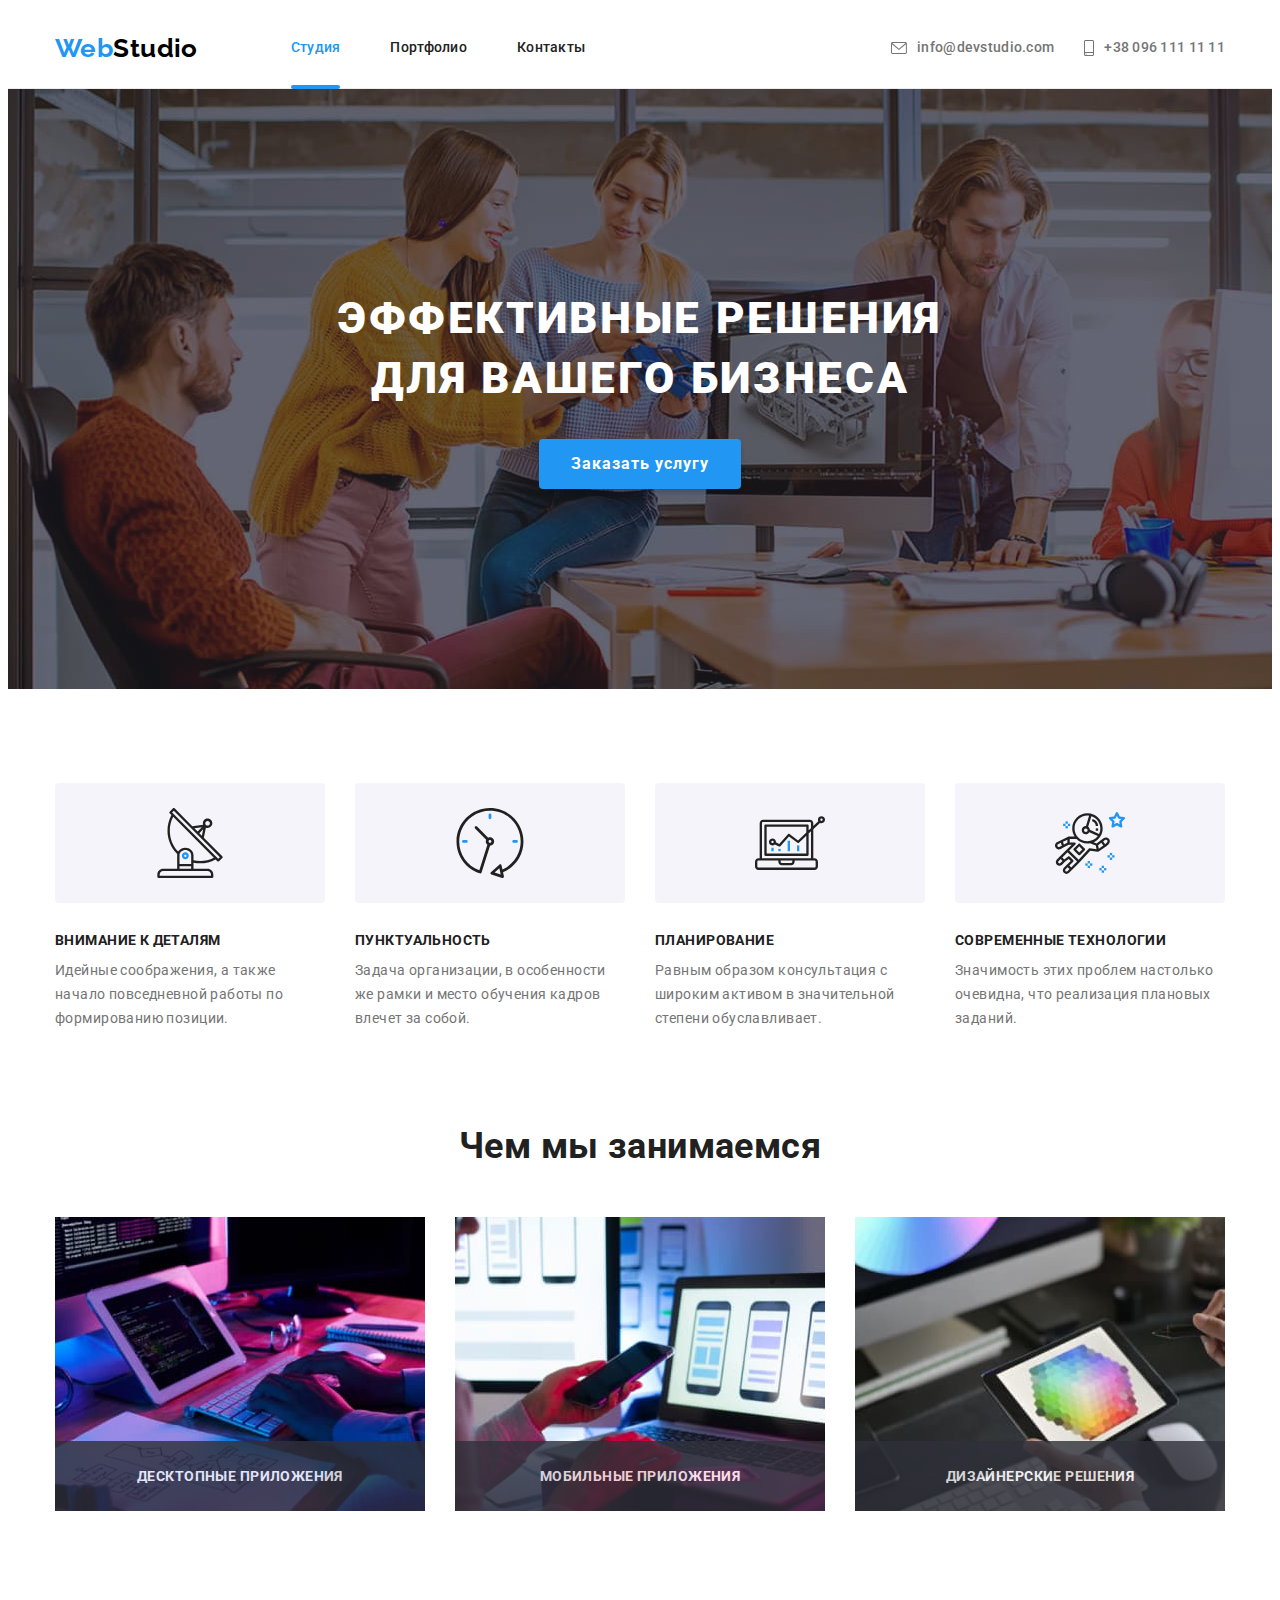
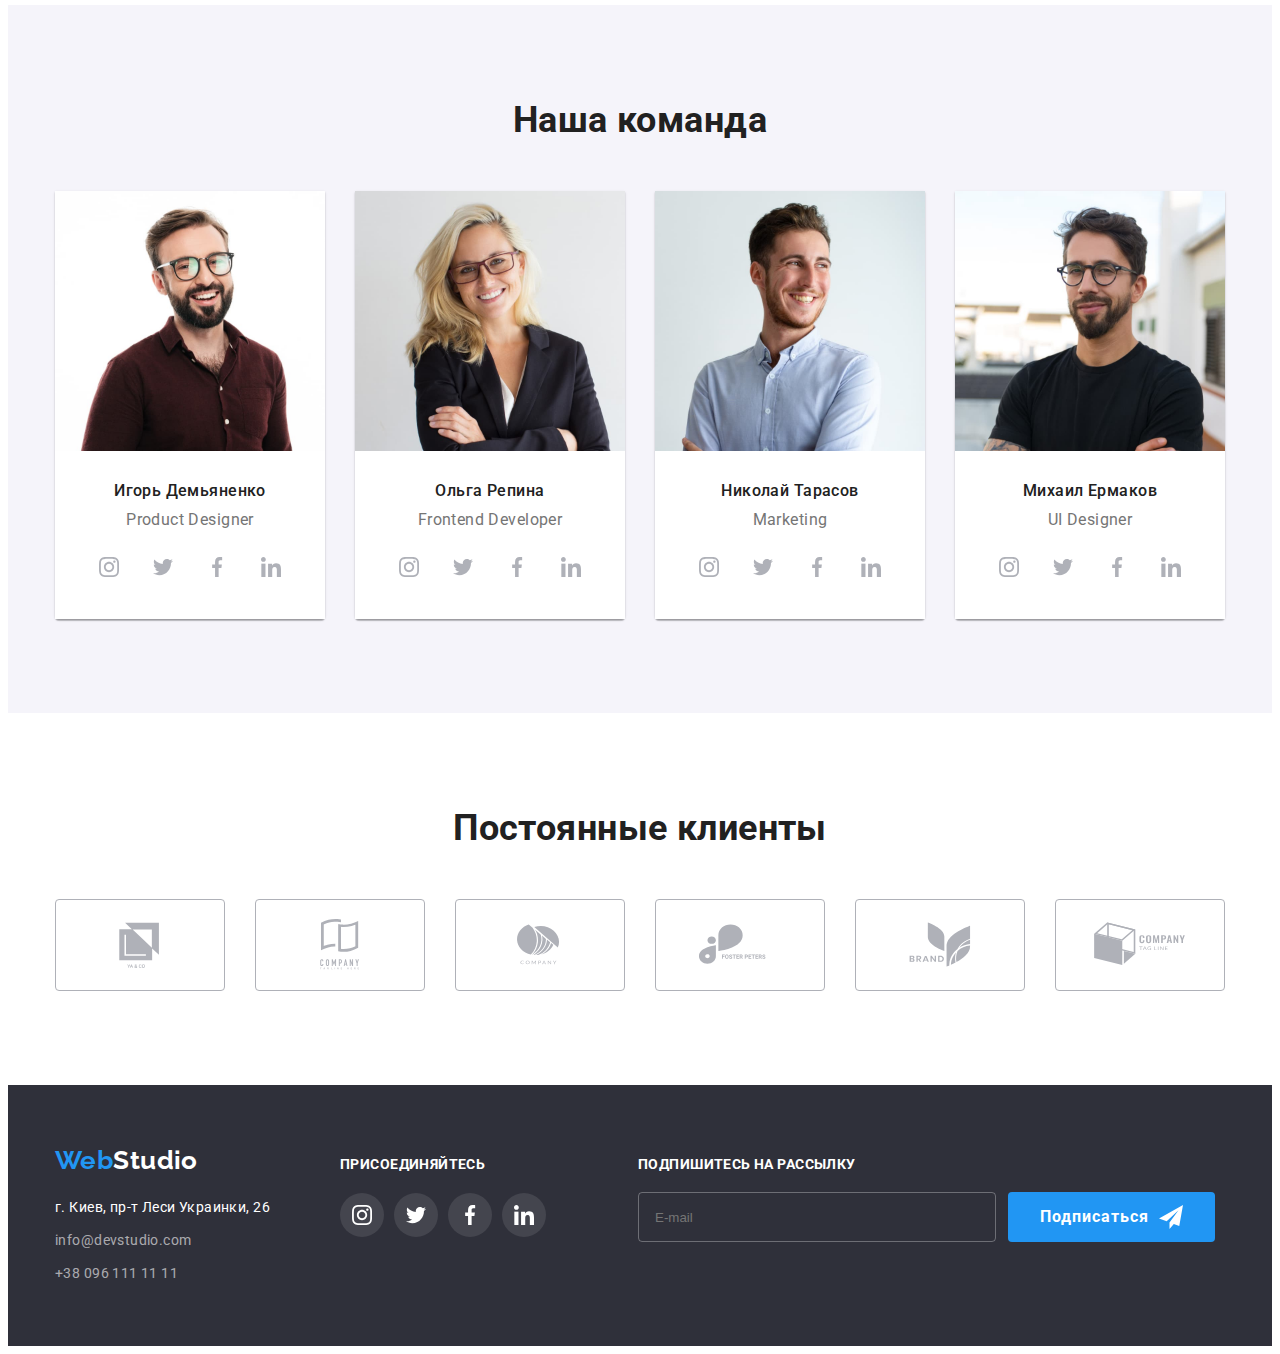
<file: index.html>
<!DOCTYPE html>
<html lang="ru">
  <head>
    <meta charset="UTF-8" />
    <meta http-equiv="X-UA-Compatible" content="IE=edge" />
    <meta name="viewport" content="width=device-width, initial-scale=1.0" />
    <title>WebStudio</title>
    <link rel="preconnect" href="https://fonts.googleapis.com" />
    <link rel="preconnect" href="https://fonts.gstatic.com" crossorigin />
    <link
      href="https://fonts.googleapis.com/css2?family=Raleway:wght@700&family=Roboto:wght@400;500;700;900&display=swap"
      rel="stylesheet"
    />
    <link
      rel="stylesheet"
      href="https://cdnjs.cloudflare.com/ajax/libs/modern-normalize/1.1.0/modern-normalize.min.css"
      integrity="sha512-wpPYUAdjBVSE4KJnH1VR1HeZfpl1ub8YT/NKx4PuQ5NmX2tKuGu6U/JRp5y+Y8XG2tV+wKQpNHVUX03MfMFn9Q=="
      crossorigin="anonymous"
      referrerpolicy="no-referrer"
    />
    <link rel="stylesheet" href="css/styles.css" />
  </head>

  <body>
    <!-- !====HEADER START==== -->
    <header class="header">
      <div class="conteiner header-conteiner">
        <nav class="navigation">
          <a class="header-logo logo" href=""
            >Web<span class="logo-second-part">Studio</span></a
          >
          <ul class="nav-list">
            <li class="nav-list-item">
              <a class="nav-list-link current" href="">Студия </a>
            </li>
            <li class="nav-list-item">
              <a class="nav-list-link" href="portfolio.html">Портфолио</a>
            </li>
            <li class="nav-list-item">
              <a class="nav-list-link" href="">Контакты</a>
            </li>
          </ul>
        </nav>
        <ul class="contact-number">
          <li class="contact-list">
            <a class="contacts" href="mailto:info@devstudio.com">
              <svg class="contact-icon" width="16" height="12">
                <use href="./img/icons.svg#email"></use>
              </svg>
              info@devstudio.com</a
            >
          </li>
          <li class="contact-list">
            <a class="contacts contacts-number" href="tel:+380961111111">
              <svg class="contact-icon" width="10" height="16">
                <use href="./img/icons.svg#phone"></use>
              </svg>
              +38 096 111 11 11</a
            >
          </li>
        </ul>
      </div>
    </header>
    <!-- !====HEADER END==== -->
    <!-- ?====MAIN CONTENT START==== -->
    <main>
      <section class="hero-section">
        <div class="conteiner">
          <h1 class="hero">Эффективные решения для вашего бизнеса</h1>
          <button class="modal-btn" type="button" data-modal-open>
            Заказать услугу
          </button>
        </div>
      </section>
      <section class="section">
        <div class="conteiner">
          <h2 class="invisible-header">Особенности</h2>
          <ul class="feature-list">
            <li class="feature-list-item">
              <div class="feature-list-icon-bg">
                <svg class="feature-list-icons">
                  <use href="./img/icons.svg#antenna"></use>
                </svg>
              </div>
              <h3 class="feature">Внимание к деталям</h3>
              <p class="feature-description">
                Идейные соображения, а также начало повседневной работы по
                формированию позиции.
              </p>
            </li>
            <li class="feature-list-item">
              <div class="feature-list-icon-bg">
                <svg class="feature-list-icons">
                  <use href="./img/icons.svg#clock"></use>
                </svg>
              </div>
              <h3 class="feature">Пунктуальность</h3>
              <p class="feature-description">
                Задача организации, в особенности же рамки и место обучения
                кадров влечет за собой.
              </p>
            </li>
            <li class="feature-list-item">
              <div class="feature-list-icon-bg">
                <svg class="feature-list-icons">
                  <use href="./img/icons.svg#diagram"></use>
                </svg>
              </div>
              <h3 class="feature">Планирование</h3>
              <p class="feature-description">
                Равным образом консультация с широким активом в значительной
                степени обуславливает.
              </p>
            </li>
            <li class="feature-list-item">
              <div class="feature-list-icon-bg">
                <svg class="feature-list-icons">
                  <use href="./img/icons.svg#astronaut"></use>
                </svg>
              </div>
              <h3 class="feature">Современные технологии</h3>
              <p class="feature-description">
                Значимость этих проблем настолько очевидна, что реализация
                плановых заданий.
              </p>
            </li>
          </ul>
        </div>
      </section>
      <section class="section our-work-section">
        <div class="conteiner">
          <h2 class="components">Чем мы занимаемся</h2>
          <ul class="work-section">
            <li>
              <div class="especially-photo">
                <img
                  src="./img/work1.jpg"
                  alt="занятие1"
                  width="370"
                  height="294"
                />
                <p class="overlay">Десктопные приложения</p>
              </div>
            </li>
            <li>
              <div class="especially-photo">
                <img
                  src="./img/work2.jpg"
                  alt="занятие2"
                  width="370"
                  height="294"
                />
                <p class="overlay">Мобильные приложения</p>
              </div>
            </li>
            <li>
              <div class="especially-photo">
                <img
                  src="./img/work3.jpg"
                  alt="занятие3"
                  width="370"
                  height="294"
                />
                <p class="overlay">Дизайнерские решения</p>
              </div>
            </li>
          </ul>
        </div>
      </section>
      <!-- TEAM SECTIONS -->
      <section class="section-team section">
        <div class="conteiner">
          <h2 class="components">Наша команда</h2>
          <ul class="employers-section">
            <li class="employer-card">
              <img
                class=""
                src="./img/team1.jpg"
                alt="игорь"
                width="270"
                height="260"
              />
              <div class="text-team-wrapper">
                <h3 class="team">Игорь Демьяненко</h3>
                <p class="section-team-position">Product Designer</p>
                <ul class="social-list">
                  <li class="social-list-item">
                    <a class="social-list-link" href="">
                      <svg class="social-list-icon" width="20" height="20">
                        <use href="./img/icons.svg#instagram"></use>
                      </svg>
                    </a>
                  </li>
                  <li class="social-list-item">
                    <a class="social-list-link" href="">
                      <svg class="social-list-icon" width="20" height="20">
                        <use href="./img/icons.svg#twitter"></use>
                      </svg>
                    </a>
                  </li>
                  <li class="social-list-item">
                    <a class="social-list-link" href="">
                      <svg class="social-list-icon" width="20" height="20">
                        <use href="./img/icons.svg#facebook"></use>
                      </svg>
                    </a>
                  </li>
                  <li class="social-list-item">
                    <a class="social-list-link" href="">
                      <svg class="social-list-icon" width="20" height="20">
                        <use href="./img/icons.svg#linkedin"></use>
                      </svg>
                    </a>
                  </li>
                </ul>
              </div>
            </li>

            <li class="employer-card">
              <img
                class=""
                src="./img/team2.jpg"
                alt="ольга"
                width="270"
                height="260"
              />
              <div class="text-team-wrapper">
                <h3 class="team">Ольга Репина</h3>
                <p class="section-team-position">Frontend Developer</p>
                <ul class="social-list">
                  <li class="social-list-item">
                    <a class="social-list-link" href="">
                      <svg class="social-list-icon" width="20" height="20">
                        <use href="./img/icons.svg#instagram"></use>
                      </svg>
                    </a>
                  </li>
                  <li class="social-list-item">
                    <a class="social-list-link" href="">
                      <svg class="social-list-icon" width="20" height="20">
                        <use href="./img/icons.svg#twitter"></use>
                      </svg>
                    </a>
                  </li>
                  <li class="social-list-item">
                    <a class="social-list-link" href="">
                      <svg class="social-list-icon" width="20" height="20">
                        <use href="./img/icons.svg#facebook"></use>
                      </svg>
                    </a>
                  </li>
                  <li class="social-list-item">
                    <a class="social-list-link" href="">
                      <svg class="social-list-icon" width="20" height="20">
                        <use href="./img/icons.svg#linkedin"></use>
                      </svg>
                    </a>
                  </li>
                </ul>
              </div>
            </li>

            <li class="employer-card">
              <img
                class=""
                src="./img/team3.jpg"
                alt="николай"
                width="270"
                height="260"
              />
              <div class="text-team-wrapper">
                <h3 class="team">Николай Тарасов</h3>
                <p class="section-team-position">Marketing</p>
                <ul class="social-list">
                  <li class="social-list-item">
                    <a class="social-list-link" href="">
                      <svg class="social-list-icon" width="20" height="20">
                        <use href="./img/icons.svg#instagram"></use>
                      </svg>
                    </a>
                  </li>
                  <li class="social-list-item">
                    <a class="social-list-link" href="">
                      <svg class="social-list-icon" width="20" height="20">
                        <use href="./img/icons.svg#twitter"></use>
                      </svg>
                    </a>
                  </li>
                  <li class="social-list-item">
                    <a class="social-list-link" href="">
                      <svg class="social-list-icon" width="20" height="20">
                        <use href="./img/icons.svg#facebook"></use>
                      </svg>
                    </a>
                  </li>
                  <li class="social-list-item">
                    <a class="social-list-link" href="">
                      <svg class="social-list-icon" width="20" height="20">
                        <use href="./img/icons.svg#linkedin"></use>
                      </svg>
                    </a>
                  </li>
                </ul>
              </div>
            </li>
            <li class="employer-card">
              <img
                class=""
                src="./img/team4.jpg"
                alt="михаил"
                width="270"
                height="260"
              />
              <div class="text-team-wrapper">
                <h3 class="team">Михаил Ермаков</h3>
                <p class="section-team-position">UI Designer</p>
                <ul class="social-list">
                  <li class="social-list-item">
                    <a class="social-list-link" href="">
                      <svg class="social-list-icon" width="20" height="20">
                        <use href="./img/icons.svg#instagram"></use>
                      </svg>
                    </a>
                  </li>
                  <li class="social-list-item">
                    <a class="social-list-link" href="">
                      <svg class="social-list-icon" width="20" height="20">
                        <use href="./img/icons.svg#twitter"></use>
                      </svg>
                    </a>
                  </li>
                  <li class="social-list-item">
                    <a class="social-list-link" href="">
                      <svg class="social-list-icon" width="20" height="20">
                        <use href="./img/icons.svg#facebook"></use>
                      </svg>
                    </a>
                  </li>
                  <li class="social-list-item">
                    <a class="social-list-link" href="">
                      <svg class="social-list-icon" width="20" height="20">
                        <use href="./img/icons.svg#linkedin"></use>
                      </svg>
                    </a>
                  </li>
                </ul>
              </div>
            </li>
          </ul>
        </div>
      </section>
      <section class="section">
        <div class="conteiner">
          <h2 class="our-clients" lang="ru">Постоянные клиенты</h2>
          <ul class="our-client-list">
            <li class="our-client-logo">
              <a href="" class="our-client-link">
                <svg class="our-client-icon" width="170" height="92">
                  <use href="./img/icons.svg#group"></use>
                </svg>
              </a>
            </li>
            <li class="our-client-logo">
              <a href="" class="our-client-link">
                <svg class="our-client-icon" width="170" height="92">
                  <use href="./img/icons.svg#group-1"></use>
                </svg>
              </a>
            </li>
            <li class="our-client-logo">
              <a href="" class="our-client-link">
                <svg class="our-client-icon" width="170" height="92">
                  <use href="./img/icons.svg#group-2"></use>
                </svg>
              </a>
            </li>
            <li class="our-client-logo">
              <a href="" class="our-client-link">
                <svg class="our-client-icon" width="170" height="92">
                  <use href="./img/icons.svg#group-3"></use>
                </svg>
              </a>
            </li>
            <li class="our-client-logo">
              <a href="" class="our-client-link">
                <svg class="our-client-icon" width="170" height="92">
                  <use href="./img/icons.svg#group-4"></use>
                </svg>
              </a>
            </li>
            <li class="our-client-logo">
              <a href="" class="our-client-link">
                <svg class="our-client-icon" width="170" height="92">
                  <use href="./img/icons.svg#group-5"></use>
                </svg>
              </a>
            </li>
          </ul>
        </div>
      </section>
    </main>
    <!-- ?====MAIN CONTENT END==== -->
    <footer class="footer-section">
      <div class="conteiner footer-wrapper">
        <div>
          <a class="logo logo-footer" href=""
            >Web<span class="log-footer">Studio</span></a
          >

          <address>
            <ul class="">
              <li class="address">
                <a
                  class="address-footer"
                  href="https://goo.gl/maps/SxyoPfmhPoB7iFz16"
                  target="_blank"
                  rel="noopener noreferrer"
                >
                  г. Киев, пр-т Леси Украинки, 26
                </a>
              </li>
              <li class="address contacts-footer">
                <a class="contacts-footer" href="mailto:info@devstudio.com"
                  >info@devstudio.com</a
                >
              </li>
              <li class="address">
                <a class="contacts-footer" href="tel:+380961111111"
                  >+38 096 111 11 11</a
                >
              </li>
            </ul>
          </address>
        </div>
        <div class="footer-social">
          <p class="footer-social-text" lang="ru">Присоединяйтесь</p>
          <ul class="social-list">
            <li class="social-list-item">
              <a class="social-list-link social-list-link-footer" href="">
                <svg
                  class="social-list-icon social-list-icon-footer"
                  width="20"
                  height="20"
                >
                  <use href="./img/icons.svg#instagram"></use>
                </svg>
              </a>
            </li>
            <li class="social-list-item">
              <a class="social-list-link social-list-link-footer" href="">
                <svg
                  class="social-list-icon social-list-icon-footer"
                  width="20"
                  height="20"
                >
                  <use href="./img/icons.svg#twitter"></use>
                </svg>
              </a>
            </li>
            <li class="social-list-item">
              <a class="social-list-link social-list-link-footer" href="">
                <svg
                  class="social-list-icon social-list-icon-footer"
                  width="20"
                  height="20"
                >
                  <use href="./img/icons.svg#facebook"></use>
                </svg>
              </a>
            </li>
            <li class="social-list-item">
              <a class="social-list-link social-list-link-footer" href="">
                <svg
                  class="social-list-icon social-list-icon-footer"
                  width="20"
                  height="20"
                >
                  <use href="./img/icons.svg#linkedin"></use>
                </svg>
              </a>
            </li>
          </ul>
        </div>
        <!-- Contact form footer -->
        <form class="contact-form-footer">
          <strong class="contact-form-h-footer">Подпишитесь на рассылку</strong>

          <span class="contact-form-field-footer">
            <input
              name="user_email"
              class="contact-form-input-footer"
              required
              type="email"
              placeholder="E-mail"
            />

            <button type="submit" class="contact-form-submit-footer">
              Подписаться
              <svg class="modal-close-icon-footer" width="24" height="24">
                <use href="./img/icons.svg#icon-send"></use>
              </svg>
            </button>
          </span>
        </form>
      </div>
    </footer>
    <!--!-----Modal window-----!-->
    <div class="backdrop is-hidden" data-modal>
      <div class="modal">
        <button type="button" class="modal-close-btn" data-modal-close>
          <svg class="modal-close-icon" width="18" height="18">
            <use href="./img/icons.svg#close-icon"></use>
          </svg>
        </button>
        <b class="contact-form-logo">Оставте свои данные, мы вам перезвоним</b>
        <form class="contact-form">
          <label class="contact-form-field">
            <span class="contact-form-text">Имя</span>
            <span class="contact-form-imput-wrapper">
              <input
                class="contact-form-imput"
                type="text"
                pattern="[A-Za-zА-Яа-я\s]{2,}"
                required
              />
              <svg class="contact-form-icon" width="18" height="18">
                <use href="./img/icons.svg#icon-person-modal"></use>
              </svg>
            </span>
          </label>
          <label class="contact-form-field">
            <span class="contact-form-text">Телефон</span>
            <span class="contact-form-imput-wrapper">
              <input
                class="contact-form-imput"
                type="tel"
                pattern="[0-9]{3}-[0-9]{3}-[0-9]{2}-[0-9]{2}"
                required
              />
              <svg class="contact-form-icon" width="18" height="18">
                <use href="./img/icons.svg#icon-phone-modal"></use>
              </svg>
            </span>
          </label>
          <label class="contact-form-field">
            <span class="contact-form-text">Почта</span>
            <span class="contact-form-imput-wrapper">
              <input class="contact-form-imput" type="email" required />
              <svg class="contact-form-icon" width="18" height="18">
                <use href="./img/icons.svg#icon-email-modal"></use>
              </svg>
            </span>
          </label>
          <label class="contact-form-field">
            <span class="contact-form-text">Комментарий</span>
            <textarea
              name="user_massage"
              class="contact-form-massage"
              placeholder="Введите текст"
            ></textarea>
          </label>
          <div class="contact-form-checkbox-wrapper">
            <input
              name="accept-policy"
              id="policy-checkbox"
              type="checkbox"
              class="contact-form-checkbox visually-hidden"
              required
            />
            <label for="policy-checkbox" class="contact-form-checkbox-label">
              Соглашаюсь с рассылкой и принимаю &nbsp;<a
                href=""
                class="accept-policy-link"
              >
                Условия договора</a
              >
            </label>
          </div>
          <button type="submit" class="contact-form-submit-btn">
            Отправить
          </button>
        </form>
      </div>
    </div>
    <script src="./JS/modal.js"></script>
  </body>
</html>
</file>
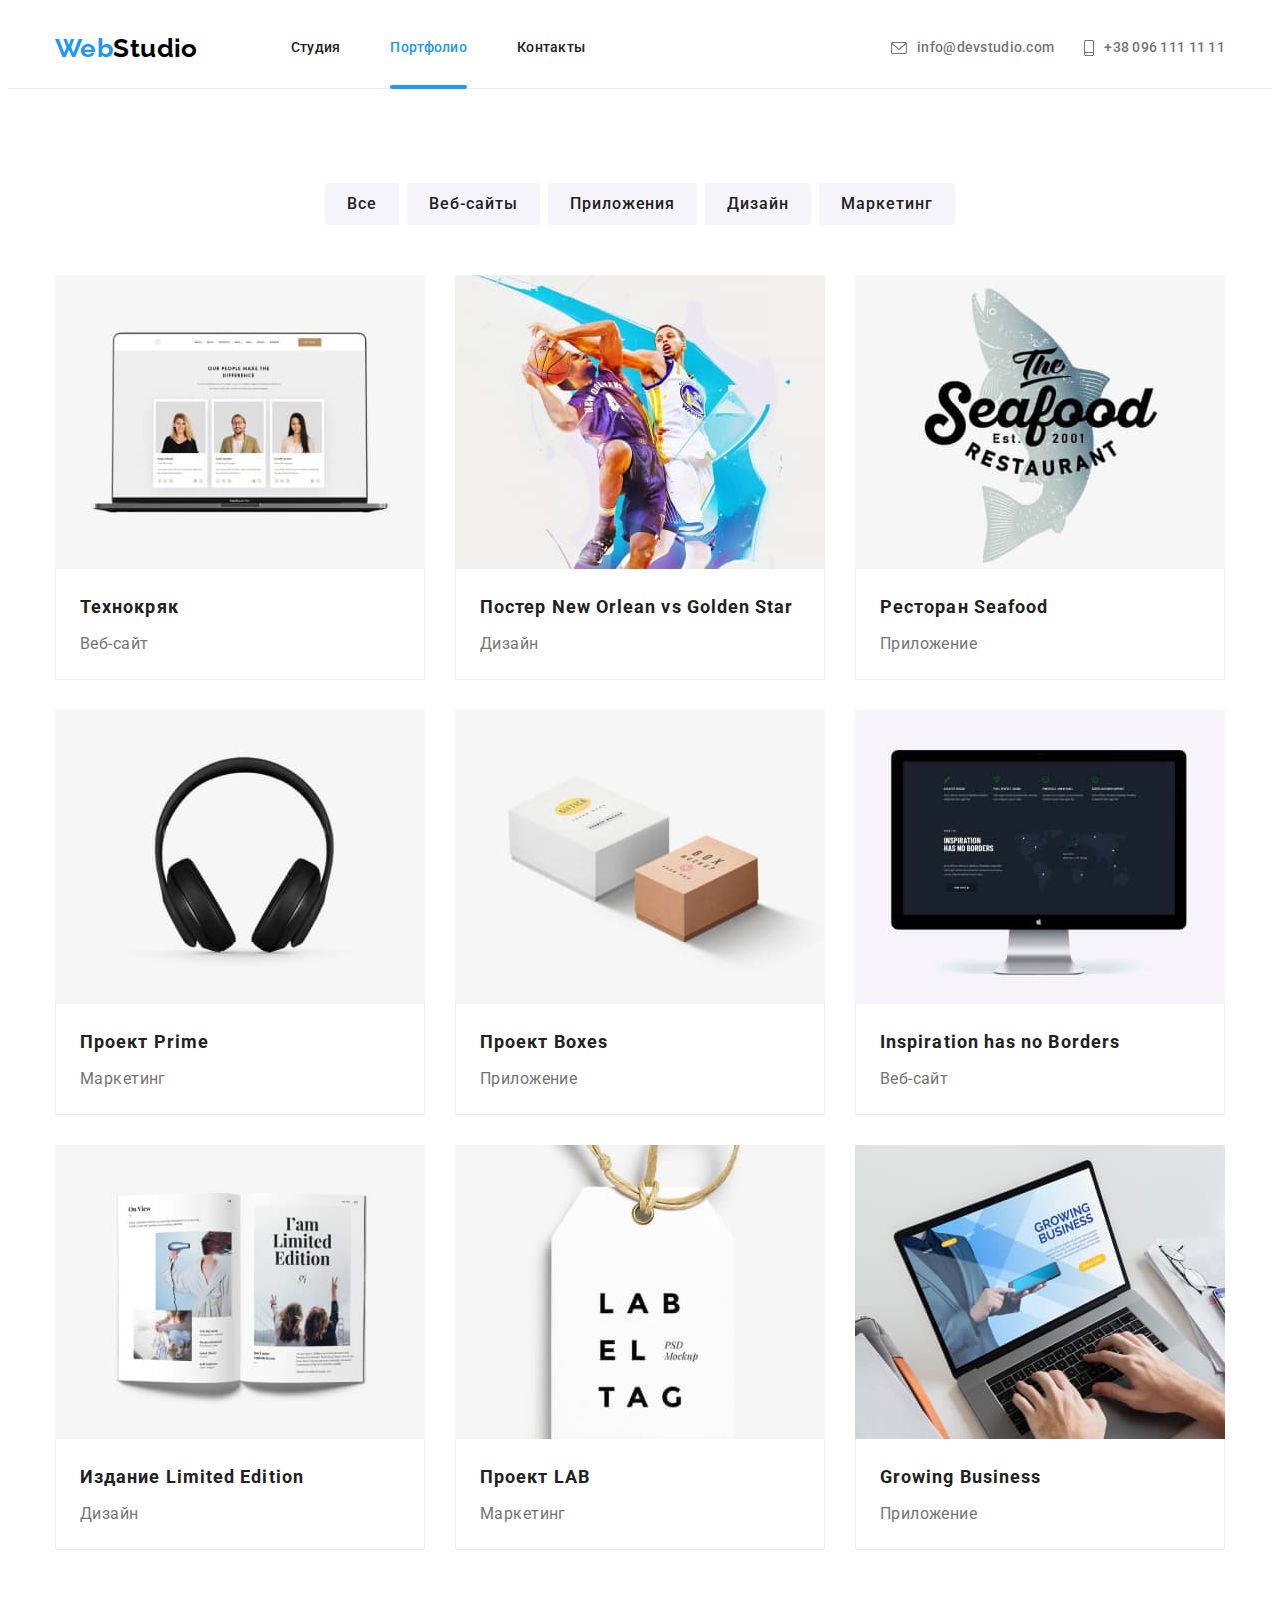
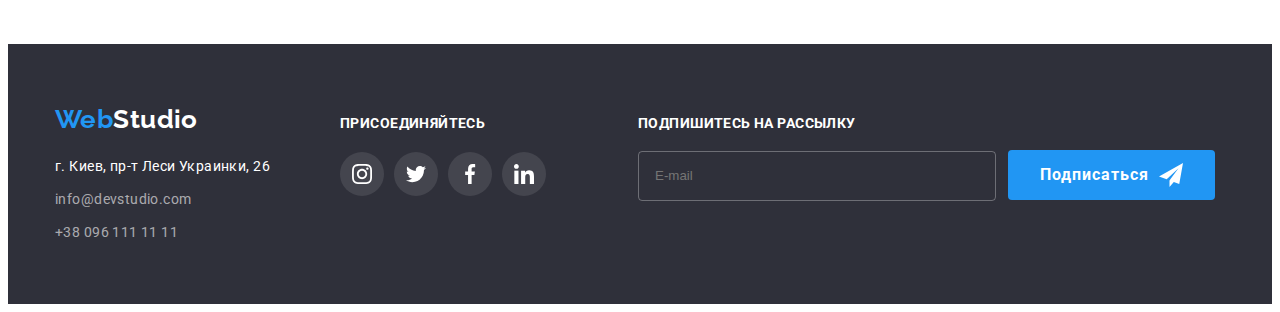
<file: portfolio.html>
<!DOCTYPE html>
<html lang="ru">
  <head>
    <meta charset="UTF-8" />
    <meta http-equiv="X-UA-Compatible" content="IE=edge" />
    <meta name="viewport" content="width=device-width, initial-scale=1.0" />
    <link rel="preconnect" href="https://fonts.googleapis.com" />
    <link rel="preconnect" href="https://fonts.gstatic.com" crossorigin />
    <link
      href="https://fonts.googleapis.com/css2?family=Raleway:wght@700&family=Roboto:wght@400;500;700;900&display=swap"
      rel="stylesheet"
    />
    <link
      rel="stylesheet"
      href="https://cdnjs.cloudflare.com/ajax/libs/modern-normalize/1.1.0/modern-normalize.min.css"
      integrity="sha512-wpPYUAdjBVSE4KJnH1VR1HeZfpl1ub8YT/NKx4PuQ5NmX2tKuGu6U/JRp5y+Y8XG2tV+wKQpNHVUX03MfMFn9Q=="
      crossorigin="anonymous"
      referrerpolicy="no-referrer"
    />
    <title>Портфолио</title>
    <link rel="stylesheet" href="css/styles.css" />
  </head>
  <body>
    <header class="header">
      <div class="conteiner header-conteiner">
        <nav class="navigation">
          <a class="header-logo logo" href=""
            >Web<span class="logo-second-part">Studio</span></a
          >
          <ul class="nav-list">
            <li class="nav-list-item">
              <a class="nav-list-link" href="index.html">Студия</a>
            </li>
            <li class="nav-list-item">
              <a class="nav-list-link current" href="portfolio.html"
                >Портфолио</a
              >
            </li>
            <li class="nav-list-item">
              <a class="nav-list-link" href="">Контакты</a>
            </li>
          </ul>
        </nav>
        <ul class="contact-number">
          <li>
            <a class="contacts" href="mailto:info@devstudio.com">
              <svg class="contact-icon" width="16" height="12">
                <use href="./img/icons.svg#email"></use>
              </svg>
              info@devstudio.com</a
            >
          </li>
          <li>
            <a class="contacts contacts-number" href="tel:+380961111111">
              <svg class="contact-icon" width="10" height="16">
                <use href="./img/icons.svg#phone"></use>
              </svg>
              +38 096 111 11 11</a
            >
          </li>
        </ul>
      </div>
    </header>
    <!-- ===START BUTTON SECTIONS=== -->
    <main>
      <section class="section">
        <div class="conteiner">
          <h1 class="invisible-header">Кнопочки</h1>
          <ul class="modal-btn-portfolio">
            <li class="btm-filters">
              <button class="btn-portfolio" type="button">Все</button>
            </li>
            <li class="btm-filters">
              <button class="btn-portfolio" type="button">Веб-сайты</button>
            </li>
            <li class="btm-filters">
              <button class="btn-portfolio" type="button">Приложения</button>
            </li>
            <li class="btm-filters">
              <button class="btn-portfolio" type="button">Дизайн</button>
            </li>
            <li class="btm-filters">
              <button class="btn-portfolio" type="button">Маркетинг</button>
            </li>
          </ul>

          <ul class="project-list">
            <li class="project-card">
              <a class="project-list-hover" href="">
                <div class="project-wrapper">
                  <img
                    src="img/portfolio/технокряк.jpg"
                    alt="Технокряк"
                    width="370"
                    height="294"
                  />
                  <p class="overlay-projects">
                    Ресурс предлагает комплексные предложения с разным уровнем
                    функционала и сервисов. Все это позволит посетителю получить
                    исчерпывающие сведения о компании или частном лице.
                  </p>
                </div>
                <div class="project-text-wrapper">
                  <h2 class="title-portfolio">Технокряк</h2>
                  <p class="subtitle">Веб-сайт</p>
                </div>
              </a>
            </li>
            <li class="project-card">
              <a class="project-list-hover" href="">
                <div class="project-wrapper">
                  <img
                    src="img/portfolio/постер.jpg"
                    alt="Постер"
                    width="370"
                    height="294"
                  />
                  <p class="overlay-projects">
                    Ресурс предлагает комплексные предложения с разным уровнем
                    функционала и сервисов. Все это позволит посетителю получить
                    исчерпывающие сведения о компании или частном лице.
                  </p>
                </div>
                <div class="project-text-wrapper">
                  <h2 class="title-portfolio">
                    Постер New Orlean vs Golden Star
                  </h2>
                  <p class="subtitle">Дизайн</p>
                </div>
              </a>
            </li>
            <li class="project-card">
              <a class="project-list-hover" href="">
                <div class="project-wrapper">
                  <img
                    src="img/portfolio/ресторан.jpg"
                    alt="Ресторан"
                    width="370"
                    height="294"
                  />
                  <p class="overlay-projects">
                    Ресурс предлагает комплексные предложения с разным уровнем
                    функционала и сервисов. Все это позволит посетителю получить
                    исчерпывающие сведения о компании или частном лице.
                  </p>
                </div>
                <div class="project-text-wrapper">
                  <h2 class="title-portfolio">Ресторан Seafood</h2>
                  <p class="subtitle">Приложение</p>
                </div>
              </a>
            </li>
            <li class="project-card">
              <a class="project-list-hover" href="">
                <div class="project-wrapper">
                  <img
                    src="img/portfolio/проектПрайм.jpg"
                    alt="Праймпроект"
                    width="370"
                    height="294"
                  />
                  <p class="overlay-projects">
                    Ресурс предлагает комплексные предложения с разным уровнем
                    функционала и сервисов. Все это позволит посетителю получить
                    исчерпывающие сведения о компании или частном лице.
                  </p>
                </div>
                <div class="project-text-wrapper">
                  <h2 class="title-portfolio">Проект Prime</h2>
                  <p class="subtitle">Маркетинг</p>
                </div>
              </a>
            </li>
            <li class="project-card">
              <a class="project-list-hover" href="">
                <div class="project-wrapper">
                  <img
                    src="img/portfolio/проектБокс.jpg"
                    alt="бокспроект"
                    width="370"
                    height="294"
                  />
                  <p class="overlay-projects">
                    Ресурс предлагает комплексные предложения с разным уровнем
                    функционала и сервисов. Все это позволит посетителю получить
                    исчерпывающие сведения о компании или частном лице.
                  </p>
                </div>
                <div class="project-text-wrapper">
                  <h2 class="title-portfolio">Проект Boxes</h2>
                  <p class="subtitle">Приложение</p>
                </div>
              </a>
            </li>
            <li class="project-card">
              <a class="project-list-hover" href="">
                <div class="project-wrapper">
                  <img
                    src="img/portfolio/inspiration.jpg"
                    alt="веб-сайт"
                    width="370"
                    height="294"
                  />
                  <p class="overlay-projects">
                    Ресурс предлагает комплексные предложения с разным уровнем
                    функционала и сервисов. Все это позволит посетителю получить
                    исчерпывающие сведения о компании или частном лице.
                  </p>
                </div>
                <div class="project-text-wrapper">
                  <h2 class="title-portfolio">Inspiration has no Borders</h2>
                  <p class="subtitle">Веб-сайт</p>
                </div>
              </a>
            </li>
            <li class="project-card">
              <a class="project-list-hover" href="">
                <div class="project-wrapper">
                  <img
                    src="img/portfolio/издание.jpg"
                    alt="Издание"
                    width="370"
                    height="294"
                  />
                  <p class="overlay-projects">
                    Ресурс предлагает комплексные предложения с разным уровнем
                    функционала и сервисов. Все это позволит посетителю получить
                    исчерпывающие сведения о компании или частном лице.
                  </p>
                </div>
                <div class="project-text-wrapper">
                  <h2 class="title-portfolio">Издание Limited Edition</h2>
                  <p class="subtitle">Дизайн</p>
                </div>
              </a>
            </li>
            <li class="project-card">
              <a class="project-list-hover" href="">
                <div class="project-wrapper">
                  <img
                    src="img/portfolio/проектЛаб.jpg"
                    alt="ПроектЛаб"
                    width="370"
                    height="294"
                  />
                  <p class="overlay-projects">
                    Ресурс предлагает комплексные предложения с разным уровнем
                    функционала и сервисов. Все это позволит посетителю получить
                    исчерпывающие сведения о компании или частном лице.
                  </p>
                </div>
                <div class="project-text-wrapper">
                  <h2 class="title-portfolio">Проект LAB</h2>
                  <p class="subtitle">Маркетинг</p>
                </div>
              </a>
            </li>
            <li class="project-card">
              <a class="project-list-hover" href="">
                <div class="project-wrapper">
                  <img
                    src="img/portfolio/growingBusiness.jpg"
                    alt="растущийбизнес"
                    width="370"
                    height="294"
                  />
                  <p class="overlay-projects">
                    Ресурс предлагает комплексные предложения с разным уровнем
                    функционала и сервисов. Все это позволит посетителю получить
                    исчерпывающие сведения о компании или частном лице.
                  </p>
                </div>
                <div class="project-text-wrapper">
                  <h2 class="title-portfolio">Growing Business</h2>
                  <p class="subtitle">Приложение</p>
                </div>
              </a>
            </li>
          </ul>
        </div>
      </section>
      <!-- ===END BUTTON SECTIONS=== -->
    </main>
    <footer class="footer-section">
      <div class="conteiner footer-wrapper">
        <div>
          <a class="logo logo-footer" href=""
            >Web<span class="log-footer">Studio</span></a
          >

          <address>
            <ul class="">
              <li class="address">
                <a
                  class="address-footer"
                  href="https://goo.gl/maps/SxyoPfmhPoB7iFz16"
                  target="_blank"
                  rel="noopener noreferrer"
                >
                  г. Киев, пр-т Леси Украинки, 26
                </a>
              </li>
              <li class="address contacts-footer">
                <a class="contacts-footer" href="mailto:info@devstudio.com"
                  >info@devstudio.com</a
                >
              </li>
              <li class="address">
                <a class="contacts-footer" href="tel:+380961111111"
                  >+38 096 111 11 11</a
                >
              </li>
            </ul>
          </address>
        </div>
        <div class="footer-social">
          <p class="footer-social-text" lang="ru">Присоединяйтесь</p>
          <ul class="social-list">
            <li class="social-list-item">
              <a class="social-list-link social-list-link-footer" href="">
                <svg
                  class="social-list-icon social-list-icon-footer"
                  width="20"
                  height="20"
                >
                  <use href="./img/icons.svg#instagram"></use>
                </svg>
              </a>
            </li>
            <li class="social-list-item">
              <a class="social-list-link social-list-link-footer" href="">
                <svg
                  class="social-list-icon social-list-icon-footer"
                  width="20"
                  height="20"
                >
                  <use href="./img/icons.svg#twitter"></use>
                </svg>
              </a>
            </li>
            <li class="social-list-item">
              <a class="social-list-link social-list-link-footer" href="">
                <svg
                  class="social-list-icon social-list-icon-footer"
                  width="20"
                  height="20"
                >
                  <use href="./img/icons.svg#facebook"></use>
                </svg>
              </a>
            </li>
            <li class="social-list-item">
              <a class="social-list-link social-list-link-footer" href="">
                <svg
                  class="social-list-icon social-list-icon-footer"
                  width="20"
                  height="20"
                >
                  <use href="./img/icons.svg#linkedin"></use>
                </svg>
              </a>
            </li>
          </ul>
        </div>
        <!-- Contact form footer -->
        <form class="contact-form-footer">
          <strong class="contact-form-h-footer">Подпишитесь на рассылку</strong>

          <span class="contact-form-field-footer">
            <input
              name="user_email"
              class="contact-form-input-footer"
              required
              type="email"
              placeholder="E-mail"
            />

            <button type="submit" class="contact-form-submit-footer">
              Подписаться
              <svg class="modal-close-icon-footer" width="24" height="24">
                <use href="./img/icons.svg#icon-send"></use>
              </svg>
            </button>
          </span>
        </form>
      </div>
    </footer>
  </body>
</html>
</file>
<file: css/styles.css>
:root {
  --main-font-family: "Roboto", sans-serif;
  --secondary-font-family: "Raleway", sans-serif;
  --accent-color: #2196f3;
  --secondary-text-color: #757575;
  --btn-main-color-text: #212121;
  --btn-focus-color-text: #ffffff;
  --main-letter-spacing: 0.03em;
  --main-font-size: 14px;
  --hero-color-text: #ffffff;
  --btn-portfolio-background-color: #f5f4fa;
  --hero-background-color: #2f303a;
  --main-section-text-color: #212121;
  --team-section-background-color: #f5f4fa;
  --footer-color-adress-text: #ffffff;
  --second-path-logo-color: #000000;
  --contacts-footer-color: #ffffff99;
  --border-card-color: #eeeeee;
  --accent-social-icon-color: #afb1b8;
}
.list {
  list-style: none;
}
a {
  text-decoration: none;
}
button {
  border: none;
}
h1,
h2,
h3,
h4,
h5,
p {
  margin-top: 0;
  margin-bottom: 0;
}
ul,
ol {
  margin-top: 0;
  margin-bottom: 0;
  padding-left: 0;
  list-style: none;
}
img {
  display: block;
  max-width: 100%;
  height: auto;
}
body {
  font-family: var(--main-font-family);
  letter-spacing: var(--main-letter-spacing);
  font-size: var(--main-font-size);
  color: var(--secondary-text-color);
}
html {
  box-sizing: border-box;
}
*,
*::after,
*::before {
  box-sizing: inherit;
}

/* !====HEADER START==== */
.header {
  border-bottom: 1px solid #ececec;
}
.header-conteiner {
  display: flex;
  align-items: center;
}
.conteiner {
  width: 1200px;
  padding-left: 15px;
  padding-right: 15px;
  margin-left: auto;
  margin-right: auto;
}
.navigation {
  display: flex;
  align-items: center;
}
.nav-list {
  display: flex;
}
.nav-list-item:not(:last-child) {
  margin-right: 50px;
}
.logo {
  color: var(--accent-color);
  font-family: var(--secondary-font-family);
  font-weight: bold;
  font-size: 26px;
  line-height: 1.19;
}
.logo-second-part {
  color: var(--second-path-logo-color);
}
.header-logo {
  margin-right: 93px;
}
.modal-btn {
  margin-top: 30px;
  padding: 10px 32px;
  border-radius: 4px;
  box-shadow: 0px 4px 4px rgba(0, 0, 0, 0.15);
  font-family: inherit;
  font-weight: bold;
  font-size: 16px;
  line-height: 1.88;
  letter-spacing: 0.06em;
  color: var(--btn-focus-color-text);
  background-color: var(--accent-color);
  transition: box-shadow 250ms cubic-bezier(0.4, 0, 0.2, 1), translate 250ms cubic-bezier(0.4, 0, 0.2, 1);
  cursor: pointer;
}
.btn-portfolio {
  font-family: inherit;
  font-weight: 500;
  font-size: 16px;
  line-height: 1.88;
  letter-spacing: 0.06em;
  color: var(--btn-main-color-text);
  background: var(--btn-portfolio-background-color);
  border-radius: 4px;
  padding: 6px 22px;
  transition: background-color 250ms cubic-bezier(0.4, 0, 0.2, 1),color 250ms cubic-bezier(0.4, 0, 0.2, 1),box-shadow 250ms cubic-bezier(0.4, 0, 0.2, 1);
}
.btn-portfolio:hover,
.btn-portfolio:focus {
  background: var(--accent-color);
  color: var(--btn-focus-color-text);
  box-shadow: 0px 3px 1px rgba(0, 0, 0, 0.1),
  0px 1px 2px rgba(0, 0, 0, 0.08),
  0px 2px 2px rgba(0, 0, 0, 0.12);
}
.modal-btn-portfolio {
  display: flex;
  justify-content: center;
  margin-bottom: 50px;
}
.btm-filters:not(:last-child) {
  margin-right: 8px;
}
.project-list {
  display: flex;
  flex-wrap: wrap;
  margin-right: -30px;
  margin-top: -30px;

}
.project-card {
  margin-right: 30px;
  flex-basis: calc((100% - 3 * 30px) / 3);
}
.project-card {
  margin-top: 30px;
}
.project-wrapper{
  position: relative;
  overflow: hidden;
}
.overlay-projects {
  position: absolute;
  top: 0;
  left: 0;
  width: 100%;
  height: 100%;
  padding: 63px 24px;
  font-size: 18px;
  line-height: 1.5;
  color: var(--hero-color-text);
  background-color: var(--accent-color);
  opacity: 90%;
  overflow: auto;
  transform: translateY(101%);
  transition: transform 250ms cubic-bezier(0.4, 0, 0.2, 1);
}
.modal-btn:hover,
.modal-btn:focus {
  color: var(--btn-focus-color-text);
  background-color: var(--accent-color);
}
.section {
  padding-top: 94px;
  padding-bottom: 94px;
}
.our-work-section {
  padding-top: 0;
}
.project-text-wrapper {
  padding: 20px 0px 20px 24px;
  border-left: 1px solid var(--border-card-color);
  border-right: 1px solid var(--border-card-color);
  border-bottom: 1px solid var(--border-card-color);
}
.project-list-hover{
  display: block;
  transition: box-shadow 250ms cubic-bezier(0.4, 0, 0.2, 1),color 250ms cubic-bezier(0.4, 0, 0.2, 1),background-color 250ms cubic-bezier(0.4, 0, 0.2, 1);
}
.project-list-hover:hover .overlay-projects,
.project-list-hover:focus .overlay-projects {
 transform: translateY(0);
}
.project-list-hover:hover,
.project-list-hover:focus{
  box-shadow: 0px 1px 1px rgba(0, 0, 0, 0.12), 0px 4px 4px rgba(0, 0, 0, 0.06),
    1px 4px 6px rgba(0, 0, 0, 0.16);
}
.feature-list-icon-bg {
  display: flex;
  justify-content: center;
  align-items: center;
  width: 270px;
  height: 120px;
  background-color: var(--btn-portfolio-background-color);
  border-radius: 4px;
  margin-bottom: 30px;
}
.feature-list-icons {
  width: 70px;
  height: 70px;
}
.feature-list {
  display: flex;
  color: initial;
}
.feature-list:not(:last-child) {
  margin-right: 30px;
}
.feature-list-item:not(:last-child) {
  margin-right: 30px;
}
.nav-list-link {
  position: relative;
  display: block;
  padding-top: 32px;
  padding-bottom: 32px;
  font-weight: 500;
  line-height: 1.14;
  letter-spacing: 0.02em;
  color: var(--btn-main-color-text);
  transition: color 250ms cubic-bezier(0.4, 0, 0.2, 1);
}
.nav-list-link:hover,
.nav-list-link:focus {
  color: var(--accent-color);
}
.nav-list-link.current::after{
    content: "";
    position: absolute;
    width: 100%;
    height: 4px;
    border-radius: 2px;
    bottom: -1px;
    left: 0;
    background-color: var(--accent-color);
}
.contact-number {
  font-weight: 500;
  line-height: 1.14;
  letter-spacing: 0.02em;
  margin-left: auto;
  display: flex;
  align-items: center;
  justify-content: center;
}
.contacts-number {
  margin-left: 30px;
}
.contact-icon {
  margin-right: 10px;
  transition: fill 250ms cubic-bezier(0.4, 0, 0.2, 1);
}

.contacts {
  color: var(--secondary-text-color);
  fill: var(--secondary-text-color);
  display: flex;
  align-items: center;
  justify-content: center;
  transition: color 250ms cubic-bezier(0.4, 0, 0.2, 1);
}
.contacts:hover,
.contacts:focus {
  fill: var(--accent-color);
  color: var(--accent-color);
}

.hero-section {
  background-image: linear-gradient(
      rgba(47, 48, 58, 0.4),
      rgba(47, 48, 58, 0.4)
    ),
    url("../img/bgimg.jpg");
  background-size: cover;
  background-color: #c4c4c4;
  max-width: 1600px;
  height: 600px;
  background-repeat: no-repeat;
  padding-top: 200px;
  padding-bottom: 200px;
  text-align: center;
  margin: 0 auto;
}
.hero {
  width: 696px;
  font-weight: 900;
  font-size: 44px;
  line-height: 1.36;
  letter-spacing: 0.06em;
  text-transform: uppercase;
  color: var(--hero-color-text);
  margin: 0 auto;
}
.invisible-header {
  position: absolute;
  width: 1px;
  height: 1px;
  margin: -1px;
  padding: 0;
  overflow: hidden;
  border: 0;
  clip: rect(0 0 0 0);
}
.feature {
  font-weight: bold;
  font-size: 14px;
  line-height: 1.14;
  text-transform: uppercase;
  color: var(--main-section-text-color);
}
.feature-description {
  line-height: 1.71;
  width: 270px;
  color: var(--secondary-text-color);
  margin-top: 10px;
}
.components {
  font-weight: bold;
  font-size: 36px;
  line-height: 1.17;
  text-align: center;
  color: var(--main-section-text-color);
  margin-bottom: 50px;
}
.social-list {
  display: flex;
  justify-content: space-between;
}
.social-list-item {
}
.social-list-item:not(:last-child) {
  margin-right: 10px;
}

.social-list-link {
  display: flex;
  width: 44px;
  height: 44px;
  border-radius: 50%;
  background-color: var(--btn-focus-color-text);
  justify-content: center;
  align-items: center;
  transition: background-color 250ms cubic-bezier(0.4, 0, 0.2, 1);
}
.social-list-link:hover .social-list-icon,
.social-list-link:focus .social-list-icon {
  fill: var(--btn-focus-color-text);
}
.social-list-link:hover,
.social-list-link:focus {
  background-color: var(--accent-color);
}
.social-list-icon {
  transition: fill 250ms cubic-bezier(0.4, 0, 0.2, 1);
  fill: var(--accent-social-icon-color);
}
.work-section {
  display: flex;
  justify-content: space-between;
}
.especially-photo{
  position: relative;
  overflow: hidden;
}
.overlay{
  display: flex;
  position: absolute;
  bottom: 0;
  left: 0;
  justify-content: center;
  align-items: center;
  text-transform: uppercase;
  font-weight: 700;
  width: 370px;
  height: 70px;
  color: var(--hero-color-text);
  background-color: var(--hero-background-color);
   opacity: 0.8;
}
.employers-section {
  display: flex;
  flex-wrap: wrap;
  margin-left: -30px;
}
.employer-card {
  margin-left: 30px;
  box-shadow: 0px 1px 3px rgba(0, 0, 0, 0.12), 0px 1px 1px rgba(0, 0, 0, 0.14),
    0px 2px 1px rgba(0, 0, 0, 0.2);
  border-radius: 0px 0px 4px 4px;
}
.section-team {
  background: var(--team-section-background-color);
  padding-bottom: 94px;
}
.team {
  font-weight: 500;
  font-size: 16px;
  line-height: 1.19;
  text-align: center;
  color: var(--main-section-text-color);
  margin-bottom: 10px;
}
.section-team-position {
  font-size: 16px;
  line-height: 1.19;
  text-align: center;
  margin-bottom: 16px;
}
.text-team-wrapper {
  padding: 30px 32px;
  background-color: var(--btn-focus-color-text);
}
.our-clients {
  font-weight: bold;
  font-size: 36px;
  line-height: 42px;
  text-align: center;
  color: var(--btn-main-color-text);
}

.our-client-list {
  display: flex;
  justify-content: space-between;
  margin-top: 50px;
}
.our-client-link {
  display: flex;
  width: 170px;
  height: 92px;
}
.our-client-logo {
}
.our-client-link:hover .our-client-icon,
.our-client-link:focus .our-client-icon {
  fill: var(--accent-color);
  border: 1px solid var(--accent-color);
  border-radius: 4px;
}
.our-client-icon {
  padding: 16px 32px;
  fill: var(--accent-social-icon-color);
  border: 1px solid #afb1b8;
  border-radius: 4px;
  transition: fill 250ms cubic-bezier(0.4, 0, 0.2, 1),border 250ms cubic-bezier(0.4, 0, 0.2, 1);
}
.address:not(:last-child) {
  margin-bottom: 9px;
}
.logo-footer {
  margin-bottom: 20px;
  display: block;
}
.log-footer {
  color: var(--footer-color-adress-text);
}
.footer-section {
  background: var(--hero-background-color);
  padding-top: 60px;
  padding-bottom: 60px;
}
.address-footer {
  font-style: normal;
  line-height: 1.71;
  color: var(--footer-color-adress-text);
  transition: color 250ms cubic-bezier(0.4, 0, 0.2, 1);
}
.contacts-footer {
  font-style: normal;
  font-weight: normal;
  line-height: 1.71;
  color: var(--contacts-footer-color);
  transition: color 250ms cubic-bezier(0.4, 0, 0.2, 1);
}
.address-footer:hover,
.address-footer:focus {
  color: var(--accent-color);
}
.contacts-footer:hover,
.contacts-footer:focus {
  color: var(--accent-color);
}
.title-portfolio {
  font-weight: bold;
  font-size: 18px;
  line-height: 2;
  letter-spacing: 0.06em;
  color: var(--main-section-text-color);
  margin-bottom: 4px;
}
.subtitle {
  font-size: 16px;
  line-height: 1.87;
  color: var(--secondary-text-color);
}
.footer-wrapper {
  display: flex;
  align-items: baseline;
}
.footer-social-text {
  font-weight: 700;
  font-size: var(--main-font-size);
  line-height: 1.14;
  text-transform: uppercase;
  color: var(--footer-color-adress-text);
  margin-bottom: 20px;
}
.footer-social {
  margin-left: 70px;
}
.footer-social-list {
  display: flex;
  justify-content: space-between;
}
.social-list-link-footer {
  display: flex;
  width: 44px;
  height: 44px;
  border-radius: 50%;
  background-color: rgba(255, 255, 255, 0.1);
  justify-content: center;
  align-items: center;
  transition: background-color 250ms cubic-bezier(0.4, 0, 0.2, 1);
}
.social-list-icon-footer {
  transition: fill 250ms cubic-bezier(0.4, 0, 0.2, 1);
  fill: var(--footer-color-adress-text);
}
.contact-form-footer {
margin-left: 92px;
}
.contact-form-h-footer {
font-weight: 700;
color: var(--hero-color-text);
text-transform: uppercase;
}
.contact-form-field-footer {
  align-items: baseline;
display: flex;
}
.contact-form-input-footer {
  padding-left: 16px;
height: 50px;
width: 358px;
margin-top: 20px;
border: 1px solid rgba(255, 255, 255, 0.3);
border-radius: 4px;
background-color: transparent;
transition: border-color 250ms cubic-bezier(0.4, 0, 0.2, 1);
color: var(--hero-color-text);
}
.modal-close-icon-footer {
  fill: var(--hero-color-text);
  margin-left: 10px;
}
.current{
  color: var(--accent-color);
}
/* Modal icon */
.backdrop {
  position: fixed;
  top: 0;
  left: 0;
  height: 100vh;
  width: 100vw;
  background-color: rgba(0, 0, 0, 0.2);
  transition:visibility 250ms cubic-bezier(0.4, 0, 0.2, 1), opacity 250ms cubic-bezier(0.4, 0, 0.2, 1);
}
.modal {
  padding: 40px;
  position: absolute;
  top: 50%;
  left: 50%;
  transform: translate(-50%, -50%);
  width: 528px;
  height: 580px;
  background-color: var(--hero-color-text);
}
.modal-close-btn {
  position: absolute;
  top: 8px;
  right: 8px;
  display: flex;
  justify-content: center;
  align-items: center;
  height: 30px;
  width: 30px;
  padding: 0;
  border-radius: 50%;
  border: 1px solid rgba(0, 0, 0, 0.1);
  background-color: transparent;
  cursor: pointer;
}
.modal-close-btn:hover,
.modal-close-btn:focus{
  fill: var(--accent-color);
}
.is-hidden{
  visibility: hidden;
  opacity: 0;
  pointer-events: none;
}
.contact-form {
  display: flex;
  flex-direction: column;
}

.contact-form-field {
  margin-bottom: 10px;
}

.contact-form-imput {
  padding-left: 42px;
  width: 100%;
  height: 40px;
  border: 1px solid rgba(33, 33, 33, 0.2);
  border-radius: 4px;
  transition: border-color 250ms cubic-bezier(0.4, 0, 0.2, 1);
}
.contact-form-imput:hover,
.contact-form-imput:focus{
  outline: none;
  border-color: var(--accent-color);
}
.contact-form-imput:hover + .contact-form-icon,
.contact-form-imput:focus + .contact-form-icon {
  fill: var(--accent-color);
}

.contact-form-massage {
  width: 100%;
  height: 120px;
  margin-top: 4px;
  padding: 12px 16px;
  resize: none;
  border: 1px solid rgba(33, 33, 33, 0.2);
  border-radius: 4px;
  transition: border-color 250ms cubic-bezier(0.4, 0, 0.2, 1);
}
.contact-form-massage:hover,
.contact-form-massage:focus{
  outline: none;
  border-color: var(--accent-color);
}
.contact-form-massage::placeholder{
  color: rgba(117, 117, 117, 0.5);
}
.contact-form-checkbox{
}
.visually-hidden {
  position: absolute;
  width: 1px;
  height: 1px;
  margin: -1px;
  padding: 0;
  overflow: hidden;
  border: 0;
  clip: rect(0 0 0 0);
}
.contact-form-checkbox-wrapper {
  margin-bottom: 30px;
}
.contact-form-checkbox:checked + .contact-form-checkbox-label::before{
  background-image: url(../img/icon\ check.jpg);
  border: none;
}
.contact-form-checkbox-label {
  font-size: 14px;
  display: inline-flex;
  align-items: center;
}
.contact-form-checkbox-label::before {
  content: "";
  display: inline-block;
  width: 16px;
  height: 15px;
  border: 2px solid var(--btn-main-color-text);
  cursor: pointer;
  margin-right: 8px;
  border-radius: 2px;
}
.accept-policy-link{
  color: var(--accent-color);
  text-decoration: underline;
}
.contact-form-text{
  font-size: 12px;
  line-height: 1.17;
  letter-spacing: 0.01em;
}
.contact-form-checkbox-text{
}
.contact-form-logo{
  display: block;
  margin-bottom: 12px;
  text-align: center;
  font-weight: 700;
  font-size: 20px;
  line-height: 1.17;
  color: var(--btn-main-color-text);
}
.contact-form-submit-btn{
  display: block;
  align-items: center;
  margin: 0 auto;
  min-width: 200px;
  min-height: 50px;
  padding-right: 32px;
  padding-left: 32px;
  cursor: pointer;
  border: none;
  border-radius: 4px;
  font-family: inherit;
  font-weight: 700;
  font-size: 16px;
  line-height: 1.9;
  letter-spacing: 0.06em;
  background-color: var(--accent-color);
  color: var(--btn-focus-color-text);
  transition: box-shadow 250ms cubic-bezier(0.4, 0, 0.2, 1);
  box-shadow: 0px 4px 4px rgba(0, 0, 0, 0.15);
}
.contact-form-submit-footer {
  display: flex;
  justify-content: end;
  margin-left: 12px;
  align-items: center;
  min-width: 200px;
  height: 50px;
  padding-right: 32px;
  padding-left: 32px;
  cursor: pointer;
  border: none;
  border-radius: 4px;
  font-family: inherit;
  font-weight: 700;
  font-size: 16px;
  line-height: 1.9;
  letter-spacing: 0.06em;
  background-color: var(--accent-color);
  color: var(--btn-focus-color-text);
  transition: box-shadow 250ms cubic-bezier(0.4, 0, 0.2, 1);
}
.contact-form-imput-wrapper{
  display: block;
  position: relative;
  margin-top: 4px;
}
.contact-form-icon{
  width: 18px;
  height: 18px;
  position: absolute;
  top: 11px;
  left: 12px;
  transition: fill 250ms cubic-bezier(0.4, 0, 0.2, 1);
}
</file>
